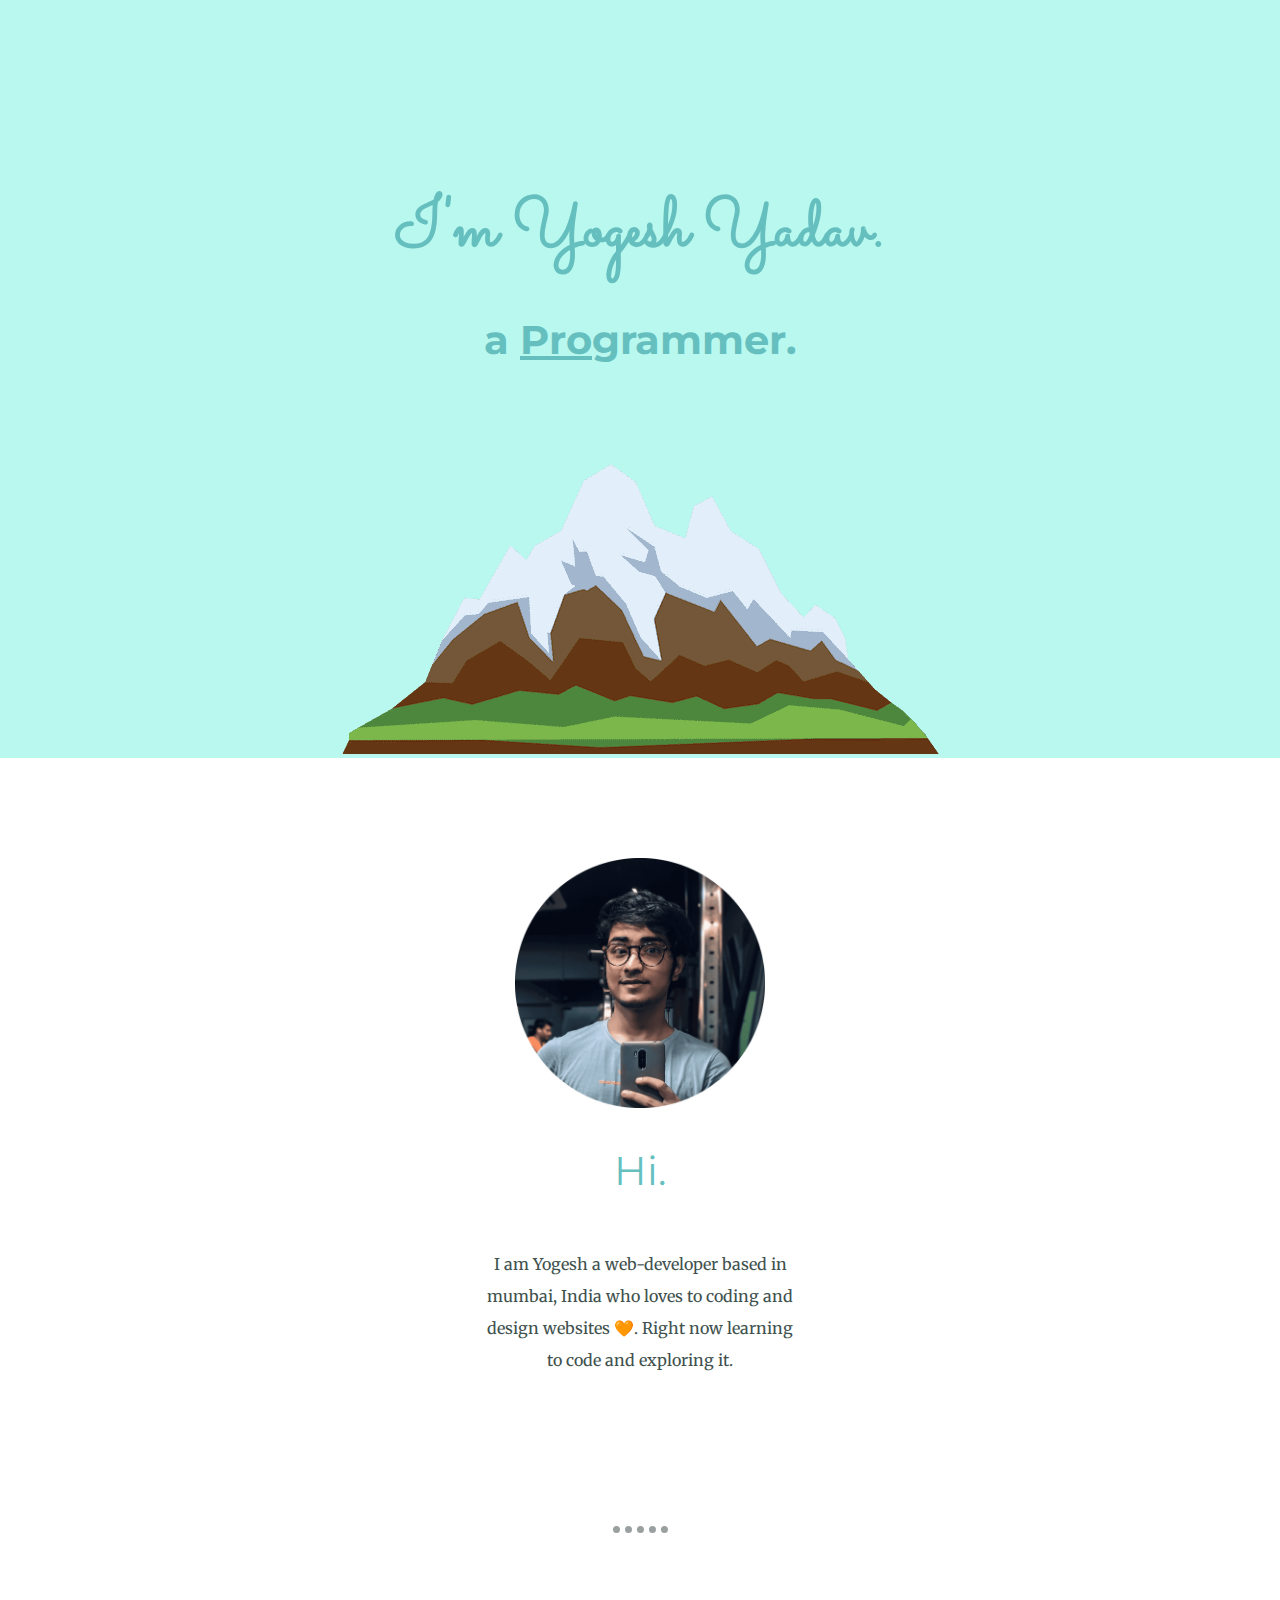
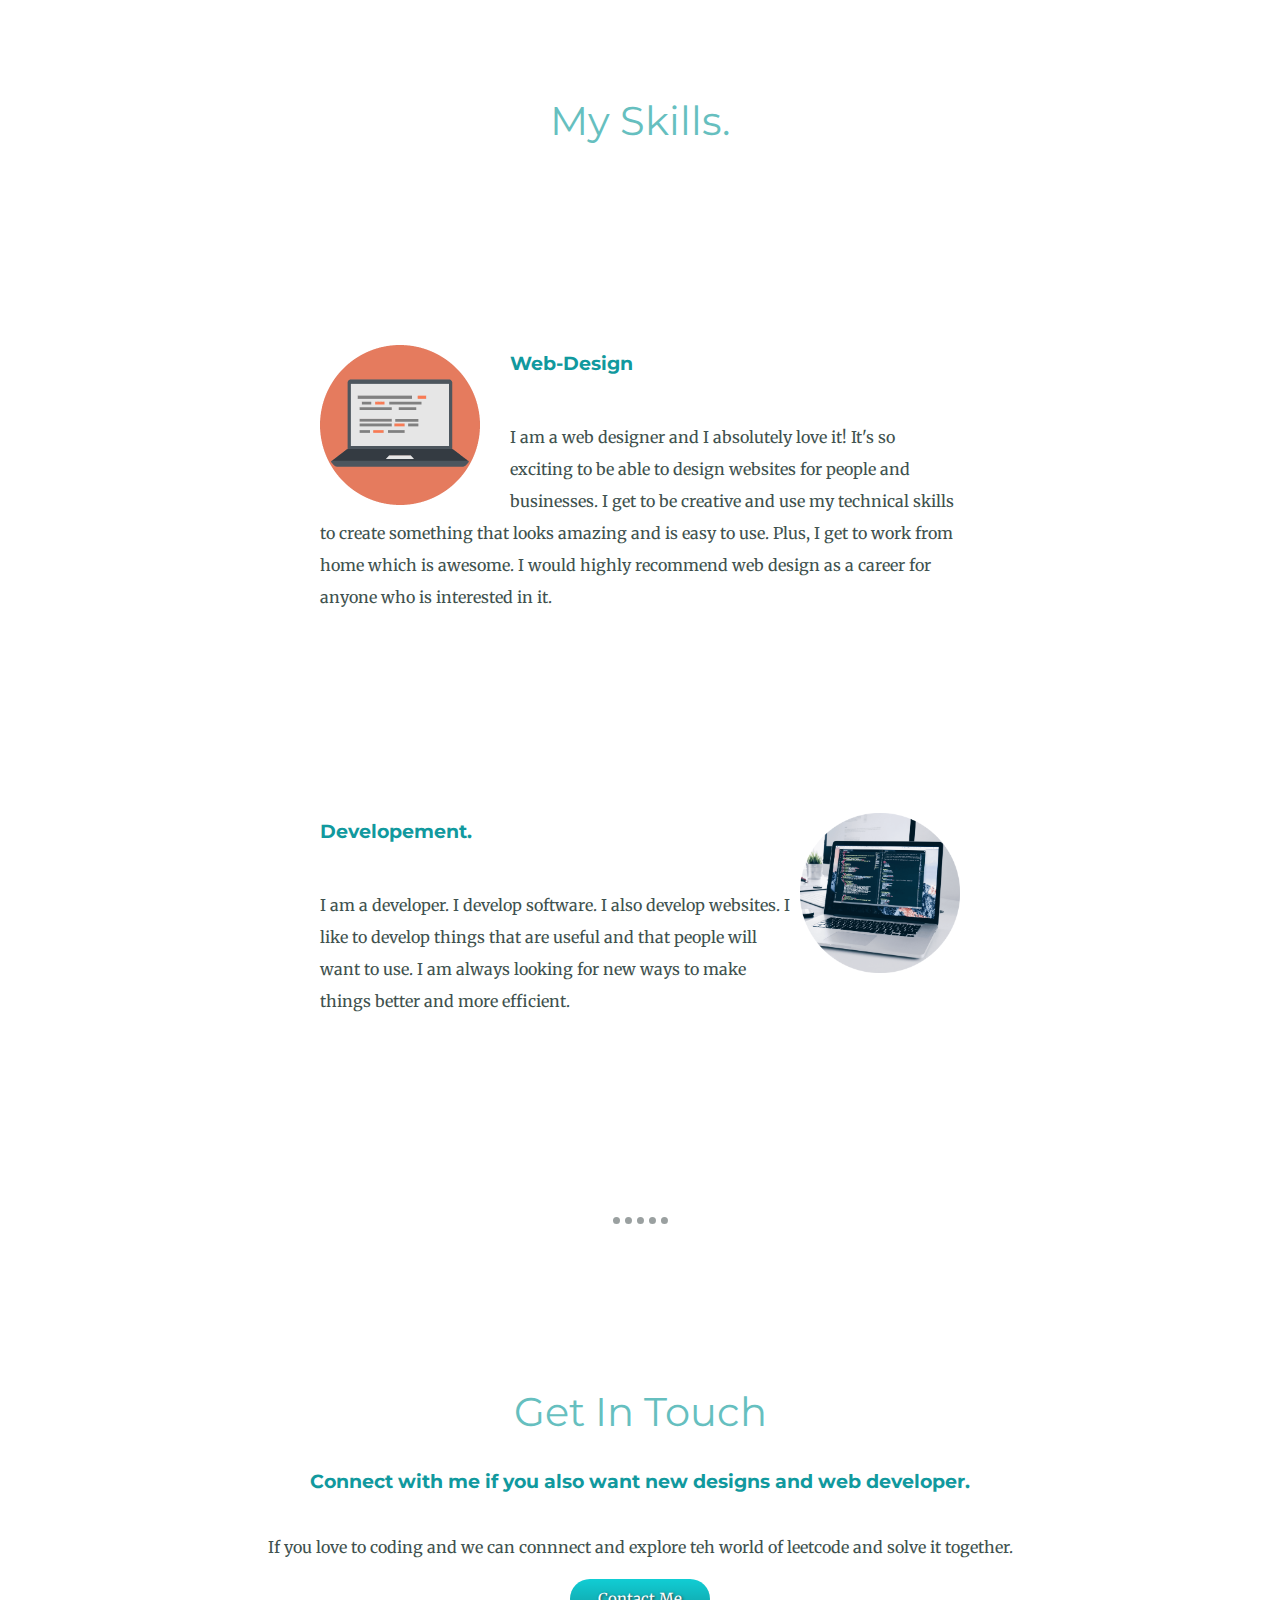
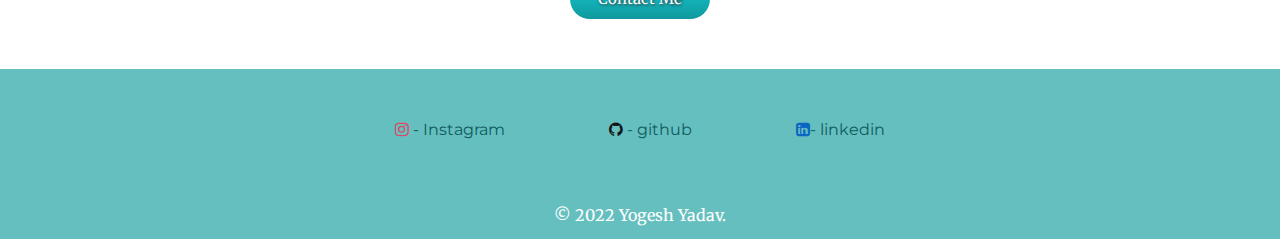
<file: index.html>
<!DOCTYPE html>
<html lang="en">
  <head>
    <meta charset="UTF-8" />
    <meta http-equiv="X-UA-Compatible" content="IE=edge" />
    <meta name="viewport" content="width=device-width, initial-scale=1.0" />
    <title>Yogesh Personal Site</title>
    <link rel="stylesheet" href="style.css" />

    <link rel="preconnect" href="https://fonts.googleapis.com" />
    <link rel="preconnect" href="https://fonts.gstatic.com" crossorigin />
    <link
      href="https://fonts.googleapis.com/css2?family=Merriweather&family=Montserrat&family=Sacramento&display=swap"
      rel="stylesheet"
    />
    <link
      rel="stylesheet"
      href="https://cdnjs.cloudflare.com/ajax/libs/font-awesome/4.7.0/css/font-awesome.min.css"
    />
  </head>

  <body>
    <div class="Topcontainer">
      <h1>I'm Yogesh Yadav.</h1>
      <h2>
        <strong> a <span class="pro">Pro</span>grammer.</strong>
      </h2>

      <img src="images/mountain.png" alt="Mountain image" />
    </div>
    <div class="middle-container">
      <div class="profile">
        <img class="my-image" src="images/Yogesh.png" alt="Profile Image" />
        <h2>Hi.</h2>
        <p class="intro-P">
          I am Yogesh a web-developer based in mumbai, India who loves to coding
          and design websites 🧡. Right now learning to code and exploring it.
        </p>
      </div>
      <hr />
      <div class="skills">
        <h2 class="myskillsh2">My Skills.</h2>
        <div class="skill-row">
          <img
            class="skill-image"
            src="images/computer-modified.png"
            alt="Skill image"
          />
          <h3>Web-Design</h3>
          <p>
            I am a web designer and I absolutely love it! It's so exciting to be
            able to design websites for people and businesses. I get to be
            creative and use my technical skills to create something that looks
            amazing and is easy to use. Plus, I get to work from home which is
            awesome. I would highly recommend web design as a career for anyone
            who is interested in it.
          </p>
        </div>
        <div class="skill-row">
          <img
            class="developer-image"
            src="images/christopher-gower-m_HRfLhgABo-unsplash-modified.png"
            alt="GOD"
          />
          <h3>Developement.</h3>
          <p>
            I am a developer. I develop software. I also develop websites. I
            like to develop things that are useful and that people will want to
            use. I am always looking for new ways to make things better and more
            efficient.
          </p>
        </div>
      </div>
      <hr class="hr2" />
      <div class="contact-me">
        <h2 class="Contacth2">Get In Touch</h2>
        <h3>Connect with me if you also want new designs and web developer.</h3>
        <p>
          If you love to coding and we can connnect and explore teh world of
          leetcode and solve it together.
        </p>
        <a class="btn" href="yogesh.cr712@gmail.com">Contact Me </a>
      </div>
    </div>

    <div class="bottom-container">
      <a class="footer-link" href="https://www.instagram.com/yadav_yogesh07/"
        ><i class="fa fa-instagram" style="font: size 20px; color: #dd4864"></i>
        - Instagram</a
      >
      <a
        class="footer-link"
        href="https://github.com/Yogeshkodes/My-Cv-in-CSS-"
      >
        <i class="fa fa-github" style="font: size 20px; color: #131418"></i> -
        github</a
      >
      <a
        class="footer-link"
        href="https://www.linkedin.com/in/yogesh-yadav-a78096261/"
        ><i
          class="fa fa-linkedin-square"
          style="font: size 20px; color: #0a66c2"
        ></i
        >- linkedin</a
      >
      <p class="trademark-p">© 2022 Yogesh Yadav.</p>
    </div>
  </body>
</html>
</file>
<file: style.css>
body {
  text-align: center;
  margin: 0px;
  font-family: "Merriweather", serif;
  color: #40514e;
}

hr {
  border-style: dotted none none none;

  width: 55px;
  border-color: #9aa0a0;
  border-width: 7px;
  margin-top: 150px;
}

.hr2 {
  margin-top: 15px;
}

.Topcontainer {
  position: relative;
  padding-top: 100px;

  background-color: #b9f8ee;
}

.bottom-container {
  height: 100px;
  margin-top: 50px;
  padding: 50px 0 20px 0;
  background-color: #66bfbf;
}

.pro {
  text-decoration: underline;
}

h1 {
  font-size: 4.375rem;
  margin: 80px auto 0 auto;
  font-family: "Sacramento", cursive;
  color: #66bfbf;
}

.skill-row {
  width: 50%;
  margin: 200px auto;
  text-align: left;
  line-height: 2;
}
.intro-P {
  width: 25%;
  margin: auto;
}
p {
  line-height: 2;
  font-family: "Merriweather", serif;
  padding-top: 20px;
}

h2 {
  font-family: "Montserrat", sans-serif;
  font-size: 2.5rem;
  color: #66bfbf;
  font-weight: normal;
}

.myskillsh2 {
  padding-top: 130px;
}

.Contacth2 {
  padding-top: 130px;
}

h3 {
  font-family: "Montserrat", sans-serif;
  color: #11999e;
}

.Bottom-cloud {
  position: absolute;
}

.Top-cloud {
  position: absolute;
  top: 100px;
  right: 500px;
}

.my-image {
  height: 250px;
  width: 250px;
  margin-top: 100px;
}

.skill-image {
  width: 25%;
  margin-right: 30px;
  float: left;
}

.developer-image {
  width: 25%;

  float: right;
}

a {
  color: #0d5b5e;

  font-family: "Montserrat", sans-serif;
  text-decoration: none;
  margin: auto 50px;
}

a:hover {
  color: #ffffff;
}
.trademark-p {
  color: white;

  margin: 40px auto 40px auto;
  width: 250px;
}

.btn {
  display: inline-block;
  height: 20px;
  width: 100px;
  background: #11cdd4;
  background-image: -webkit-linear-gradient(top, #11cdd4, #11999e);
  background-image: -moz-linear-gradient(top, #11cdd4, #11999e);
  background-image: -ms-linear-gradient(top, #11cdd4, #11999e);
  background-image: -o-linear-gradient(top, #11cdd4, #11999e);
  background-image: linear-gradient(to bottom, #11cdd4, #11999e);
  -webkit-border-radius: 21;
  -moz-border-radius: 21;
  border-radius: 210px;
  text-shadow: 1px 1px 3px #362f2f;
  font-family: "Merriweather", serif;
  color: #ffffff;
  font-size: 15px;
  padding: 10px 20px 10px 20px;
  text-decoration: none;
}

.btn:hover {
  background: #30e3cb;
  background-image: -webkit-linear-gradient(top, #30e3cb, #2bc4ad);
  background-image: -moz-linear-gradient(top, #30e3cb, #2bc4ad);
  background-image: -ms-linear-gradient(top, #30e3cb, #2bc4ad);
  background-image: -o-linear-gradient(top, #30e3cb, #2bc4ad);
  background-image: linear-gradient(to bottom, #30e3cb, #2bc4ad);
  text-decoration: none;
}
</file>
